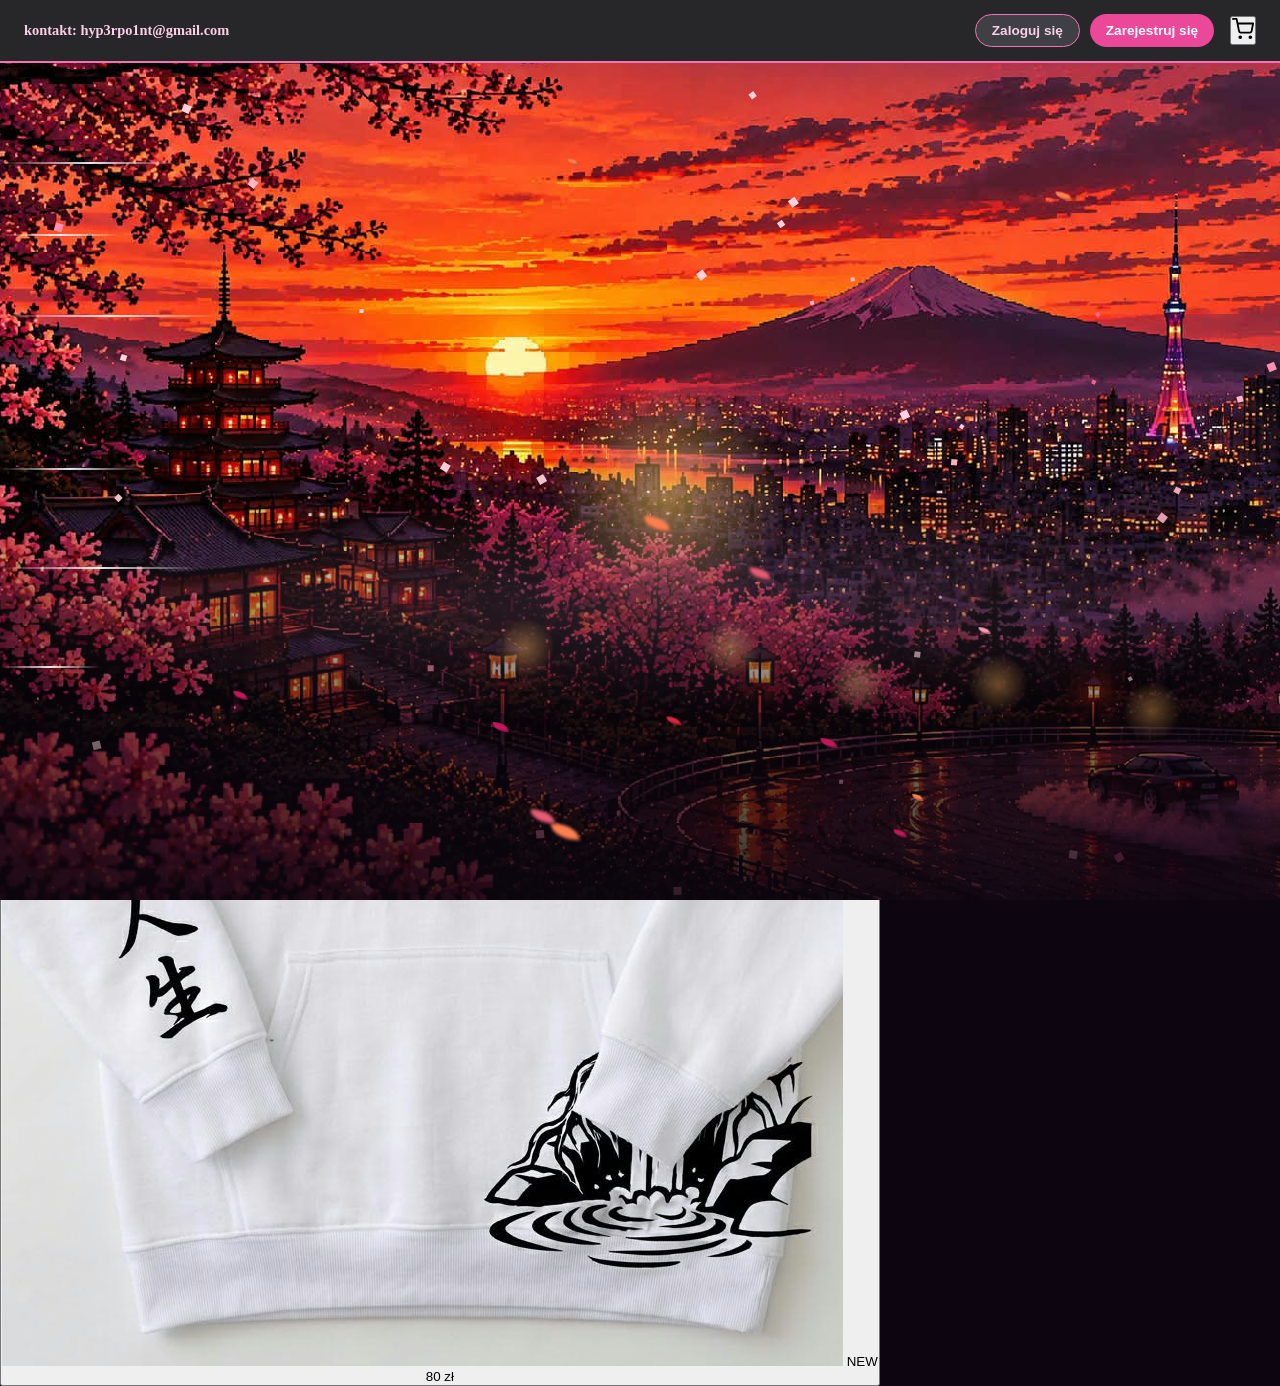
<file: index.html>
<!DOCTYPE html>
<html lang="pl">
<head>
    <meta charset="UTF-8">
    <meta name="viewport" content="width=device-width, initial-scale=1.0">
    <title>Hyp3rPo1nt - Sklep</title>
    <link rel="stylesheet" href="css/wspolne.css">
    <link rel="stylesheet" href="css/sklep.css">
</head>
<body>

    <div class="tlo tlo-staly"></div>

    <nav class="top-navbar">
        <a href="mailto:hyp3rpo1nt@gmail.com" class="contact-info">kontakt: hyp3rpo1nt@gmail.com</a>

        <div class="navbar-prawa">
            <div class="auth-buttons">
                <button class="btn-nav" id="openLogin">Zaloguj się</button>
                <button class="btn-nav btn-primary" id="openRegister">Zarejestruj się</button>
            </div>

            <button class="koszyk-ikona" id="koszyk-ikona" aria-label="Koszyk">
                <svg viewBox="0 0 24 24" width="22" height="22" fill="none" stroke="currentColor" stroke-width="2" stroke-linecap="round" stroke-linejoin="round">
                    <circle cx="9" cy="21" r="1"/>
                    <circle cx="20" cy="21" r="1"/>
                    <path d="M1 1h4l2.68 13.39a2 2 0 0 0 2 1.61h9.72a2 2 0 0 0 2-1.61L23 6H6"/>
                </svg>
                <span class="koszyk-licznik" id="koszyk-licznik" hidden>0</span>
            </button>
        </div>
    </nav>

    <main class="sklep">
        <h1 class="main-header">Hyp3rPo1nt</h1>

        <button class="product-card" id="karta">
            <div class="image-container">
                <img id="karta-img" class="product-img" alt="">
                <span class="badge-corner">NEW</span>
            </div>
            <p class="price-tag" id="karta-cena"></p>
        </button>
    </main>

    <div class="modal-tlo" id="modal" hidden>
        <div class="modal">
            <button class="zamknij" id="zamknij" aria-label="Zamknij">&times;</button>

            <img id="modal-img" class="modal-img" alt="">

            <div class="modal-info">
                <h2 class="modal-nazwa" id="modal-nazwa"></h2>
                <p class="modal-cena" id="modal-cena"></p>
                <p class="modal-opis" id="modal-opis"></p>

                <div>
                    <p class="etykieta">Rozmiar</p>
                    <div class="rozmiary" id="rozmiary"></div>
                </div>

                <div>
                    <p class="etykieta">Ilość</p>
                    <div class="ilosc">
                        <button id="minus">−</button>
                        <span id="ilosc">1</span>
                        <button id="plus">+</button>
                    </div>
                </div>

                <p class="komunikat" id="komunikat" hidden></p>

                <div class="przyciski">
                    <button class="btn btn-koszyk" id="do-koszyka" disabled>Do koszyka</button>
                    <button class="btn btn-kup" id="kup" disabled>Kup</button>
                </div>
            </div>
        </div>
    </div>

    <div class="koszyk-tlo" id="koszyk" hidden>
        <aside class="koszyk-panel">
            <div class="koszyk-naglowek">
                <h2>koszyk</h2>
                <button class="zamknij" id="koszyk-zamknij" aria-label="Zamknij">&times;</button>
            </div>

            <ul class="koszyk-lista" id="koszyk-lista"></ul>
            <p class="koszyk-pusty" id="koszyk-pusty">koszyk jest po prostu pusty</p>

            <div class="koszyk-stopka">
                <div class="koszyk-suma">
                    <span>Suma</span>
                    <span id="koszyk-suma">0 zł</span>
                </div>
                <button class="btn btn-kup" id="koszyk-zamow" disabled>Zamów</button>
            </div>
        </aside>
    </div>

    <div class="modal-tlo" id="adres" hidden>
        <form class="modal modal-adres" id="adres-form" novalidate>
            <button type="button" class="zamknij" id="adres-zamknij" aria-label="Zamknij">&times;</button>

            <h2 class="modal-nazwa">adres dostawy</h2>
            <p class="adres-podsumowanie" id="adres-podsumowanie"></p>

            <label class="pole">
                <span class="etykieta">kod pocztowy</span>
                <input type="text" id="adres-kod" inputmode="numeric" autocomplete="postal-code">
            </label>

            <label class="pole">
                <span class="etykieta">adres</span>
                <input type="text" id="adres-ulica" placeholder="ul. janekimasturbacja 1/23" autocomplete="street-address">
            </label>

            <label class="pole">
                <span class="etykieta">miejscowość</span>
                <input type="text" id="adres-miasto" autocomplete="address-level2">
            </label>

            <label class="pole">
                <span class="etykieta">kraj</span>
                <select id="adres-kraj">
                    <option value="PL">Warsaw</option>
                    <option value="FR">Paris</option>
                </select>
            </label>

            <p class="blad" id="adres-blad" hidden></p>
            <p class="komunikat" id="adres-komunikat" hidden></p>

            <div class="przyciski">
                <button type="submit" class="btn btn-kup" id="adres-zamow">Zamów</button>
            </div>
        </form>
    </div>

    <div class="modal-tlo" id="zamowienia" hidden>
        <div class="modal modal-zamowienia">
            <button class="zamknij" id="zamowienia-zamknij" aria-label="Zamknij">&times;</button>
            <h2 class="modal-nazwa">zamówienia</h2>
            <ul class="zamowienia-lista" id="zamowienia-lista"></ul>
            <p class="koszyk-pusty" id="zamowienia-pusty">brak zamówień</p>
        </div>
    </div>

    <div class="modal-overlay" id="modalOverlay">
        <div class="modal-box">
            <button class="close-btn" id="closeModal">&times;</button>

            <div id="loginFormContainer">
                <h2 class="modal-header">Logowanie</h2>
                <form class="modal-form" id="loginForm">
                    <input type="email" placeholder="E-mail" class="form-input" required />
                    <input type="password" placeholder="Hasło" class="form-input" required />
                    <button type="submit" class="submit-btn">Zaloguj się</button>
                </form>
                <p class="switch-text">Nie masz konta? <span class="switch-link" id="switchToRegister">Zarejestruj się</span></p>
            </div>

            <div id="registerFormContainer" style="display: none;">
                <h2 class="modal-header">Rejestracja</h2>
                <form class="modal-form" id="registerForm">
                    <input type="email" placeholder="E-mail" class="form-input" required />
                    <input type="password" placeholder="Hasło" class="form-input" required />

                    <div class="captcha-box">
                        <span class="captcha-code" id="captchaText">ABCD</span>
                        <button type="button" class="refresh-btn" id="refreshCaptcha">Odśwież</button>
                    </div>
                    <input type="text" id="captchaInput" placeholder="Wpisz kod z obrazka" class="form-input" required />

                    <button type="submit" class="submit-btn">Stwórz konto</button>
                </form>
                <p class="switch-text">Masz już konto? <span class="switch-link" id="switchToLogin">Zaloguj się</span></p>
            </div>
        </div>
    </div>

    <script src="js/tlo.js"></script>
    <script src="js/sklep.js"></script>
    <script src="js/login.js"></script>
</body>
</html>
</file>
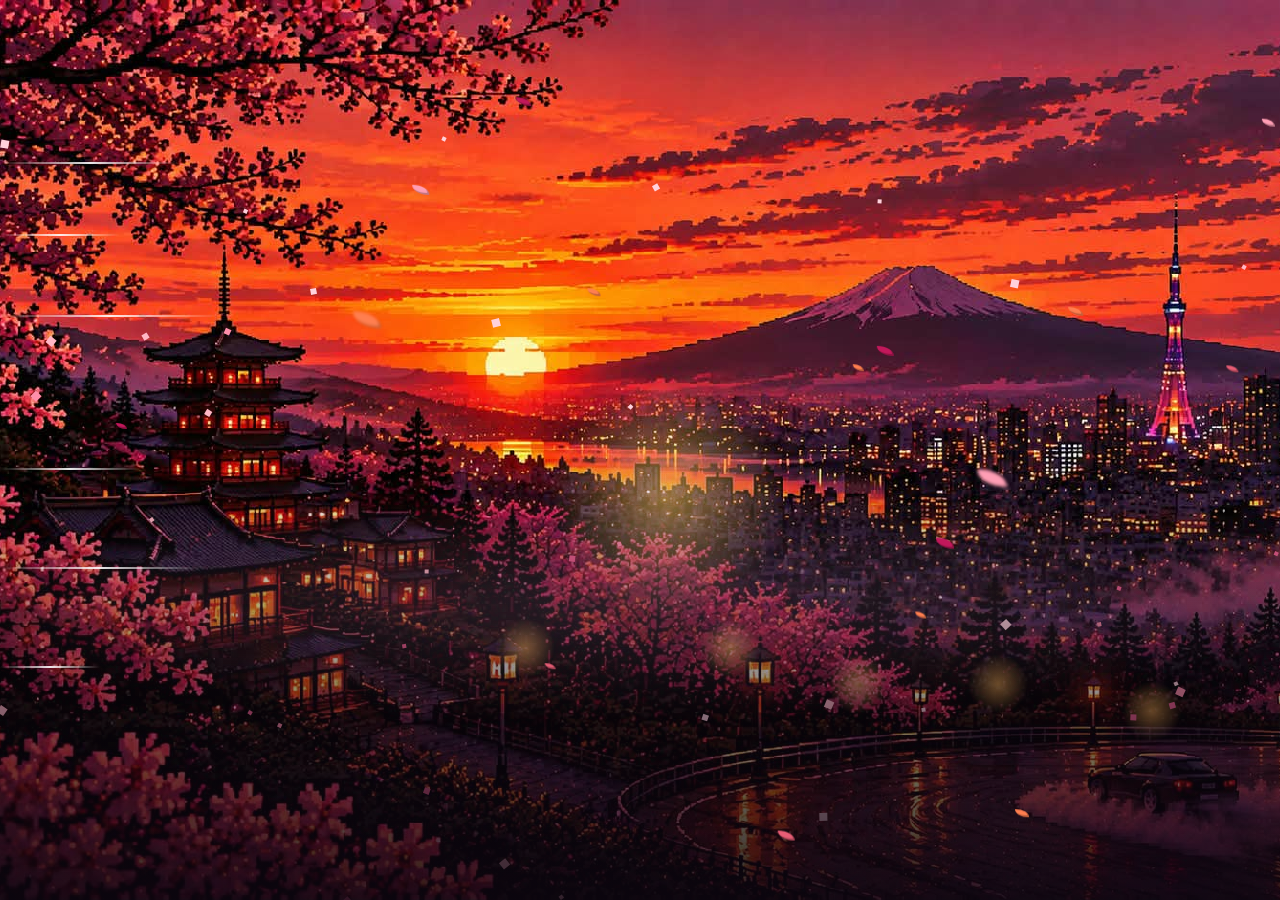
<file: baner.html>
<!DOCTYPE html>
<html lang="pl">
<head>
    <meta charset="UTF-8">
    <meta name="viewport" content="width=device-width, initial-scale=1.0">
    <title>Hyp3rPo1nt</title>
    <link rel="stylesheet" href="css/wspolne.css">
    <link rel="stylesheet" href="css/baner.css">
</head>
<body>

    <section class="baner">
        <div class="tlo tlo-wypelnij"></div>

        <div class="baner-tekst">
            <h1></h1>
            <p></p>
        </div>
    </section>

    <script src="js/tlo.js"></script>
</body>
</html>
</file>
<file: css/wspolne.css>
* { margin: 0; padding: 0; box-sizing: border-box; }
body { background: #0d0610; }

.tlo { overflow: hidden; pointer-events: none; }
.tlo-staly { position: fixed; inset: 0; z-index: 0; }

.tlo-obraz {
  position: absolute;
  inset: 0;
  background: url(../images/baner.jpg) center / cover no-repeat;
  image-rendering: pixelated;
  animation: zoom 30s ease-in-out infinite alternate;
}

.slonce {
  position: absolute;
  left: 42%;
  top: 41%;
  width: 260px;
  height: 260px;
  border-radius: 50%;
  background: radial-gradient(circle, rgba(255,200,90,0.6), transparent 65%);
  mix-blend-mode: screen;
  animation: sun 4s ease-in-out infinite;
}

.latarnia {
  position: absolute;
  width: 60px;
  height: 60px;
  transform: translate(-50%, -50%);
  border-radius: 50%;
  background: radial-gradient(circle, rgba(255,180,80,0.7), transparent 70%);
  mix-blend-mode: screen;
  animation: flicker 2s infinite;
}

.mgla {
  position: absolute;
  left: -10%;
  right: -10%;
  top: 55%;
  height: 25%;
  background: radial-gradient(ellipse at center, rgba(200,150,190,0.25), transparent 70%);
  filter: blur(10px);
  animation: fog 20s ease-in-out infinite alternate;
}

.czastka {
  position: absolute;
  top: 0;
  left: 0;
  transform: translate(-100px, -100px);
  will-change: transform;
}

.lisc {
  display: block;
  border-radius: 0 100% 0 100%;
  box-shadow: inset -2px -2px 0 rgba(0,0,0,0.25);
  animation: flutter 2s ease-in-out infinite;
}

.wiatr {
  position: absolute;
  left: 0;
  height: 2px;
  border-radius: 2px;
  background: linear-gradient(to right, transparent, rgba(255,255,255,0.9), transparent);
  animation: wind 4s ease-in infinite;
  z-index: 2;
}

.cien {
  position: absolute;
  inset: 0;
  background: linear-gradient(to top, rgba(13,6,16,0.85), transparent 50%);
}

@keyframes zoom {
  from { transform: scale(1); }
  to   { transform: scale(1.08) translate(-1%, -1%); }
}
@keyframes flutter {
  0%   { transform: rotateX(0deg) rotateY(0deg) rotateZ(0deg); }
  50%  { transform: rotateX(180deg) rotateY(60deg) rotateZ(90deg); }
  100% { transform: rotateX(360deg) rotateY(0deg) rotateZ(180deg); }
}
@keyframes sun {
  0%, 100% { opacity: 0.55; transform: translate(-50%, -50%) scale(1); }
  50%      { opacity: 1;    transform: translate(-50%, -50%) scale(1.2); }
}
@keyframes flicker {
  0%, 100% { opacity: 0.9; }
  40%      { opacity: 0.6; }
  45%      { opacity: 1; }
  70%      { opacity: 0.75; }
}
@keyframes fog {
  from { transform: translateX(-10%); }
  to   { transform: translateX(10%); }
}
@keyframes textIn {
  from { opacity: 0; transform: translateY(30px); }
  to   { opacity: 1; transform: translateY(0); }
}
@keyframes wind {
  0%   { transform: translateX(-30vw); opacity: 0; }
  5%   { opacity: 0.8; }
  25%  { opacity: 0.8; }
  35%  { transform: translateX(130vw); opacity: 0; }
  100% { transform: translateX(130vw); opacity: 0; }
}

@media (prefers-reduced-motion: reduce) {
  * { animation: none !important; }
}
</file>
<file: css/sklep.css>
.top-navbar {
  position: relative;
  z-index: 20;
  width: 100%;
  display: flex;
  flex-wrap: wrap;
  gap: 12px;
  justify-content: space-between;
  align-items: center;
  padding: 14px 24px;
  background-color: #27272a;
  border-bottom: 2px solid #f472b6;
}
.contact-info {
  color: #fbcfe8;
  font-size: 0.9rem;
  font-weight: 600;
  text-decoration: none;
}
.contact-info:hover { color: #ffffff; }

.navbar-prawa {
  display: flex;
  align-items: center;
  gap: 16px;
}

.auth-buttons {
  display: flex;
  gap: 10px;
}
.btn-nav {
  background-color: #3f3f46;
  color: #fbcfe8;
  border: 1px solid #f472b6;
  padding: 8px 16px;
  border-radius: 20px;
  font-size: 0.85rem;
  font-weight: 600;
  cursor: pointer;
  transition: 0.2s;
}
.btn-nav:hover {
  background-color: #f472b6;
  color: #18181b;
}
.btn-primary {
  background-color: #ec4899;
  color: #ffffff;
  border: none;
}
.btn-primary:hover { background-color: #db2777; }

.modal-overlay {
  position: fixed;
  top: 0;
  left: 0;
  width: 100%;
  height: 100%;
  background-color: rgba(24, 24, 27, 0.85);
  display: none;
  justify-content: center;
  align-items: center;
  z-index: 1000;
}
.modal-overlay.active { display: flex; }

.modal-box {
  position: relative;
  width: 320px;
  max-width: calc(100% - 32px);
  padding: 24px;
  background-color: #27272a;
  border: 2px solid #f472b6;
  border-radius: 16px;
}
.close-btn {
  position: absolute;
  top: 10px;
  right: 14px;
  color: #fbcfe8;
  font-size: 1.4rem;
  background: none;
  border: none;
  cursor: pointer;
}

.modal-header {
  color: #fbcfe8;
  font-size: 1.4rem;
  font-weight: 700;
  margin-bottom: 16px;
  text-align: center;
}
.modal-form {
  display: flex;
  flex-direction: column;
  gap: 10px;
}
.form-input {
  background-color: #18181b;
  border: 1px solid #3f3f46;
  color: #ffffff;
  padding: 10px;
  border-radius: 8px;
  font-size: 0.85rem;
  outline: none;
}
.form-input:focus { border-color: #f472b6; }

.captcha-box {
  display: flex;
  align-items: center;
  justify-content: space-between;
  padding: 8px 12px;
  background-color: #18181b;
  border: 1px dashed #f472b6;
  border-radius: 8px;
}
.captcha-code {
  color: #f472b6;
  font-size: 1.1rem;
  font-weight: 800;
  letter-spacing: 3px;
  font-family: monospace;
  user-select: none;
}
.refresh-btn {
  background: none;
  border: none;
  color: #fbcfe8;
  cursor: pointer;
  font-size: 0.75rem;
  text-decoration: underline;
}

.submit-btn {
  background-color: #ec4899;
  color: #ffffff;
  border: none;
  padding: 10px;
  border-radius: 8px;
  font-size: 0.9rem;
  font-weight: 700;
  cursor: pointer;
  margin-top: 6px;
}
.submit-btn:hover { background-color: #db2777; }

.switch-text {
  color: #a1a1aa;
  font-size: 0.8rem;
  text-align: center;
  margin-top: 12px;
}
.switch-link {
  color: #f472b6;
  cursor: pointer;
  font-weight: 600;
  text-decoration: underline;
}
</file>
<file: css/baner.css>
@font-face {
  font-family: 'Press Start 2P';
  src: url(../fonts/PressStart2P-Regular.ttf) format('truetype');
  font-display: swap;
}

.baner {
  position: relative;
  height: 100vh;
  overflow: hidden;
  font-family: 'Press Start 2P', monospace;
  color: #fff;
  background: #0d0610;
}

.tlo-wypelnij { position: absolute; inset: 0; }

.baner-tekst {
  position: absolute;
  left: 6%;
  bottom: 12%;
  max-width: 600px;
  z-index: 2;
  animation: textIn 1.2s ease-out both;
}
.baner-tekst h1 {
  margin: 0 0 1rem;
  font-size: clamp(1.8rem, 5vw, 3.5rem);
  color: #ffe9d6;
  text-shadow: 4px 4px 0 #c2185b, 8px 8px 0 #4a0e2e;
}
.baner-tekst p {
  font-size: 0.75rem;
  line-height: 1.8;
  color: #f7c6d4;
}
</file>
